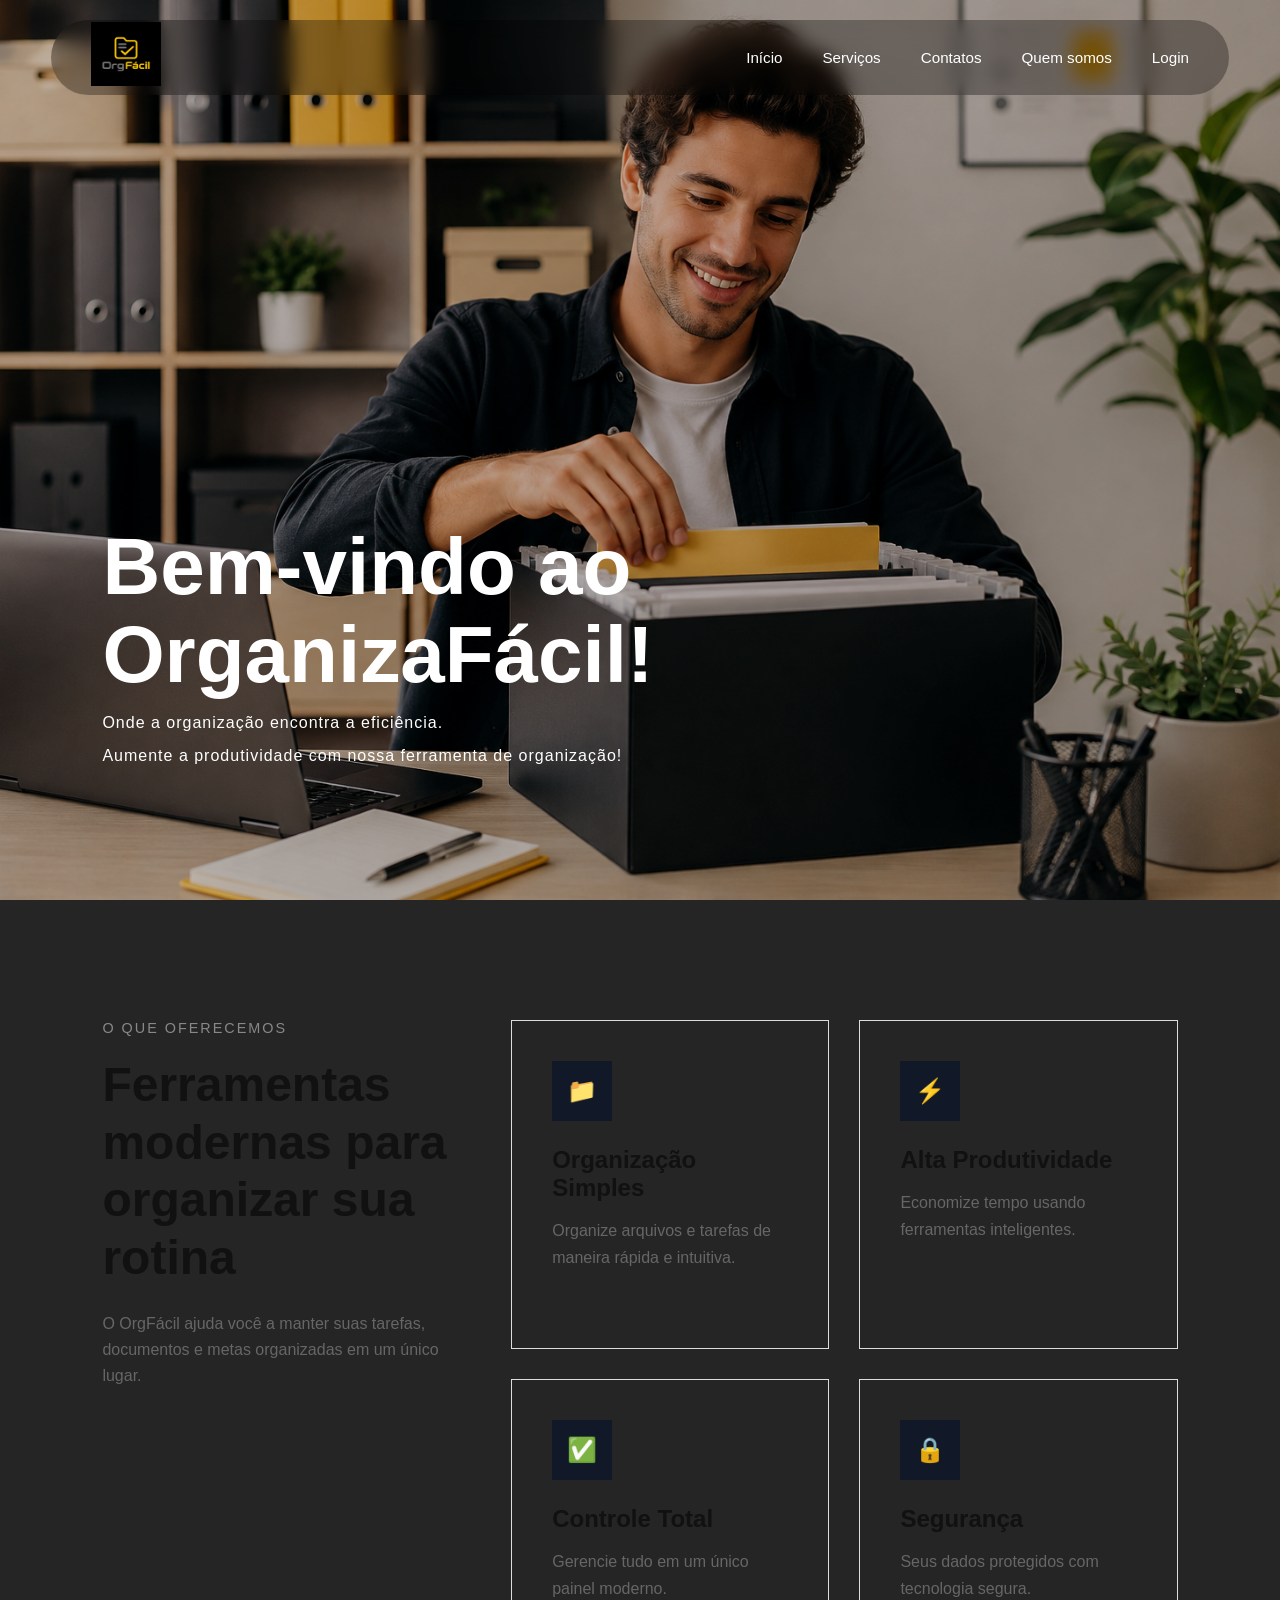
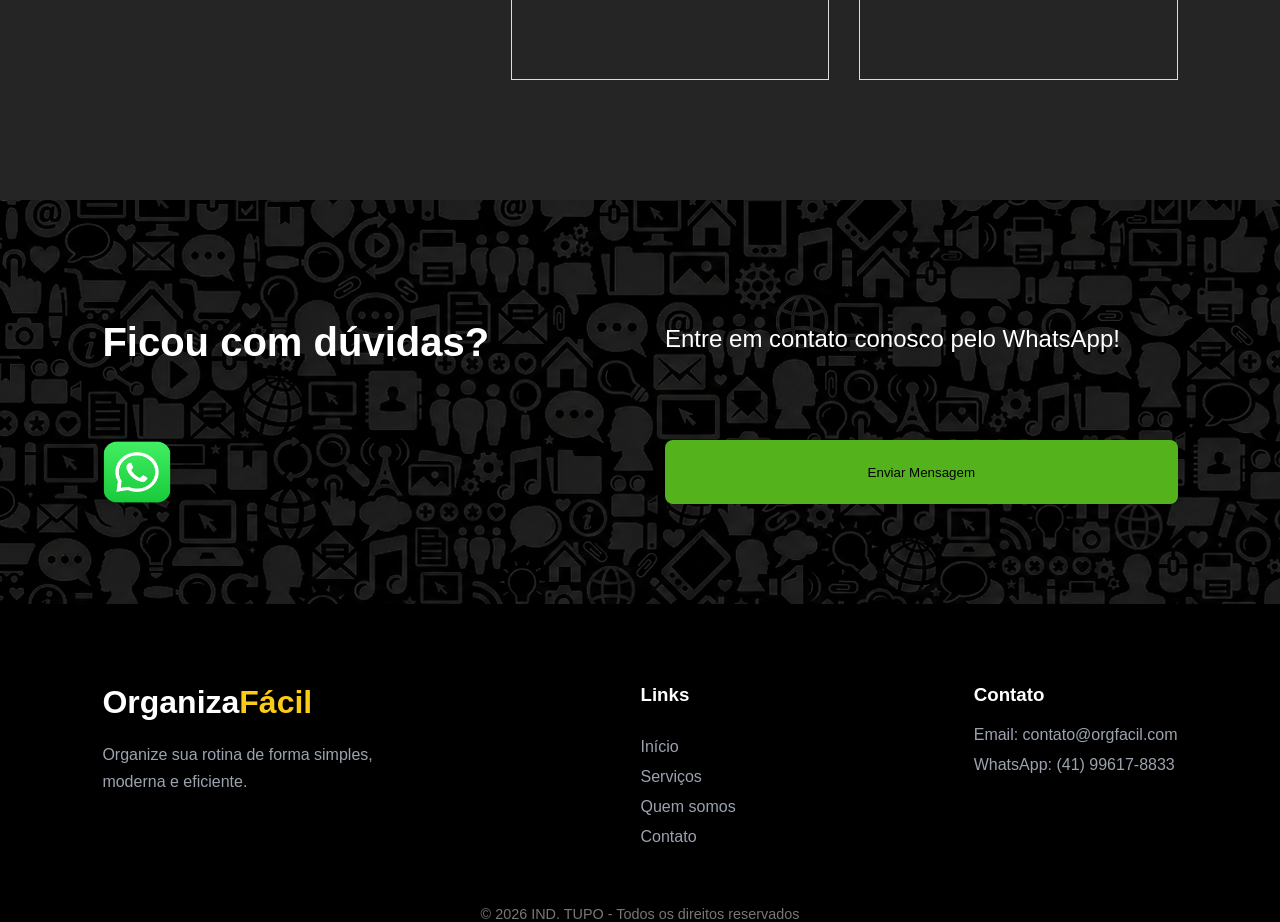
<file: index.html>
<!DOCTYPE html>
<html lang="pt-BR">
    <head>
        <meta charset="UTF-8">
        <meta name="viewport" content="width=device-width, initial-scale=1.0">
        
        <link rel="stylesheet" href="style.css">

        <title>OrganizaFácil</title>
        <link rel="shortcut icon" href="OrgFacilFAVICON.png" type="image/x-icon">

    </head>

    <body>

     <header>

        <nav class="navbar">
            <div class="logo">
                <img src="OrgFacilLOGO.png" width="70" height="64" alt="Logo OrganizaFácil">
            </div>

            <ul class="nav-links">
                <li><a href="index.html">Início</a></li>
                <li><a href="#features">Serviços</a></li>
                <li><a href="#contact">Contatos</a></li>
                <li><a href="about.html">Quem somos</a></li>
                <li><a href="login.html" class="btn-login">Login</a></li>
            </ul>

        </nav>

     </header>

     <main>

        <section class="hero">

            <img src="IMGilustrativa.png" alt="Pessoa Organizando" class="hero-image">

            <div class="hero-text">
                <h1>Bem-vindo ao OrganizaFácil!</h1>
                <p>Onde a organização encontra a eficiência.</p>

                <p>Aumente a produtividade com nossa ferramenta de organização!</p>

            </div>

        </section>

        <section class="features" id="features">

            <div class="features-text">

                <p class="mini-title">
                O QUE OFERECEMOS
                </p>

                <h2>
                Ferramentas modernas para
                organizar sua rotina
                </h2>

                <p class="description">

                    O OrgFácil ajuda você a manter
                    suas tarefas, documentos e metas
                    organizadas em um único lugar.

                </p>

            </div>

            <div class="features-grid">

                <div class="feature-card">

                <div class="icon">
                📁
                </div>

                <h3>
                Organização Simples
                </h3>

                <p>
                Organize arquivos e tarefas
                de maneira rápida e intuitiva.
                </p>

                </div>

                <div class="feature-card">

                <div class="icon">
                ⚡
                </div>

                <h3>
                Alta Produtividade
                </h3>

                <p>
                Economize tempo usando
                ferramentas inteligentes.
                </p>

                </div>

                <div class="feature-card">

                <div class="icon">
                ✅
                </div>

                <h3>
                Controle Total
                </h3>

                <p>
                Gerencie tudo em um
                único painel moderno.
                </p>

                </div>

                <div class="feature-card">

                <div class="icon">
                🔒
                </div>

                    <h3>
                    Segurança
                    </h3>

                    <p>
                    Seus dados protegidos
                    com tecnologia segura.
                    </p>

                </div>

            </div>

        </section>

        <section class="whatsapp-api" id="contact">
            
            <h3>
                Ficou com dúvidas?
            </h3>

            <p>
                Entre em contato conosco pelo WhatsApp!
            </p>

            <img src="whatsapp-icon.webp" alt="Ícone do WhatsApp" width="70" height="64"> 

            <button class="send-message" onclick="enviarMensagem()">
                Enviar Mensagem
            </button>

        </section>

     </main>

     <footer>
        
            <div class="footer-container">

            <div class="footer-logo">

                <h2>
                    Organiza<span>Fácil</span>
                </h2>

                <p>
                Organize sua rotina de forma
                simples, moderna e eficiente.
                </p>

            </div>
        
            <div class="footer-links">

                <h3>Links</h3>

                <a href="index.html">Início</a>
                <a href="#features">Serviços</a>
                <a href="about.html">Quem somos</a>
                <a href="#contact">Contato</a>

            </div>

        
            <div class="footer-contact">

                <h3>Contato</h3>

                <p>Email: contato@orgfacil.com</p>

                <p>WhatsApp: (41) 99617-8833</p>

            </div>

        </div>
    
        <div class="footer-bottom">

            <p>
            © 2026 IND. TUPO - Todos os direitos reservados
            </p>

        </div>

     </footer>
        
     <script src="script.js"></script>

    </body>
    
</html>
</file>
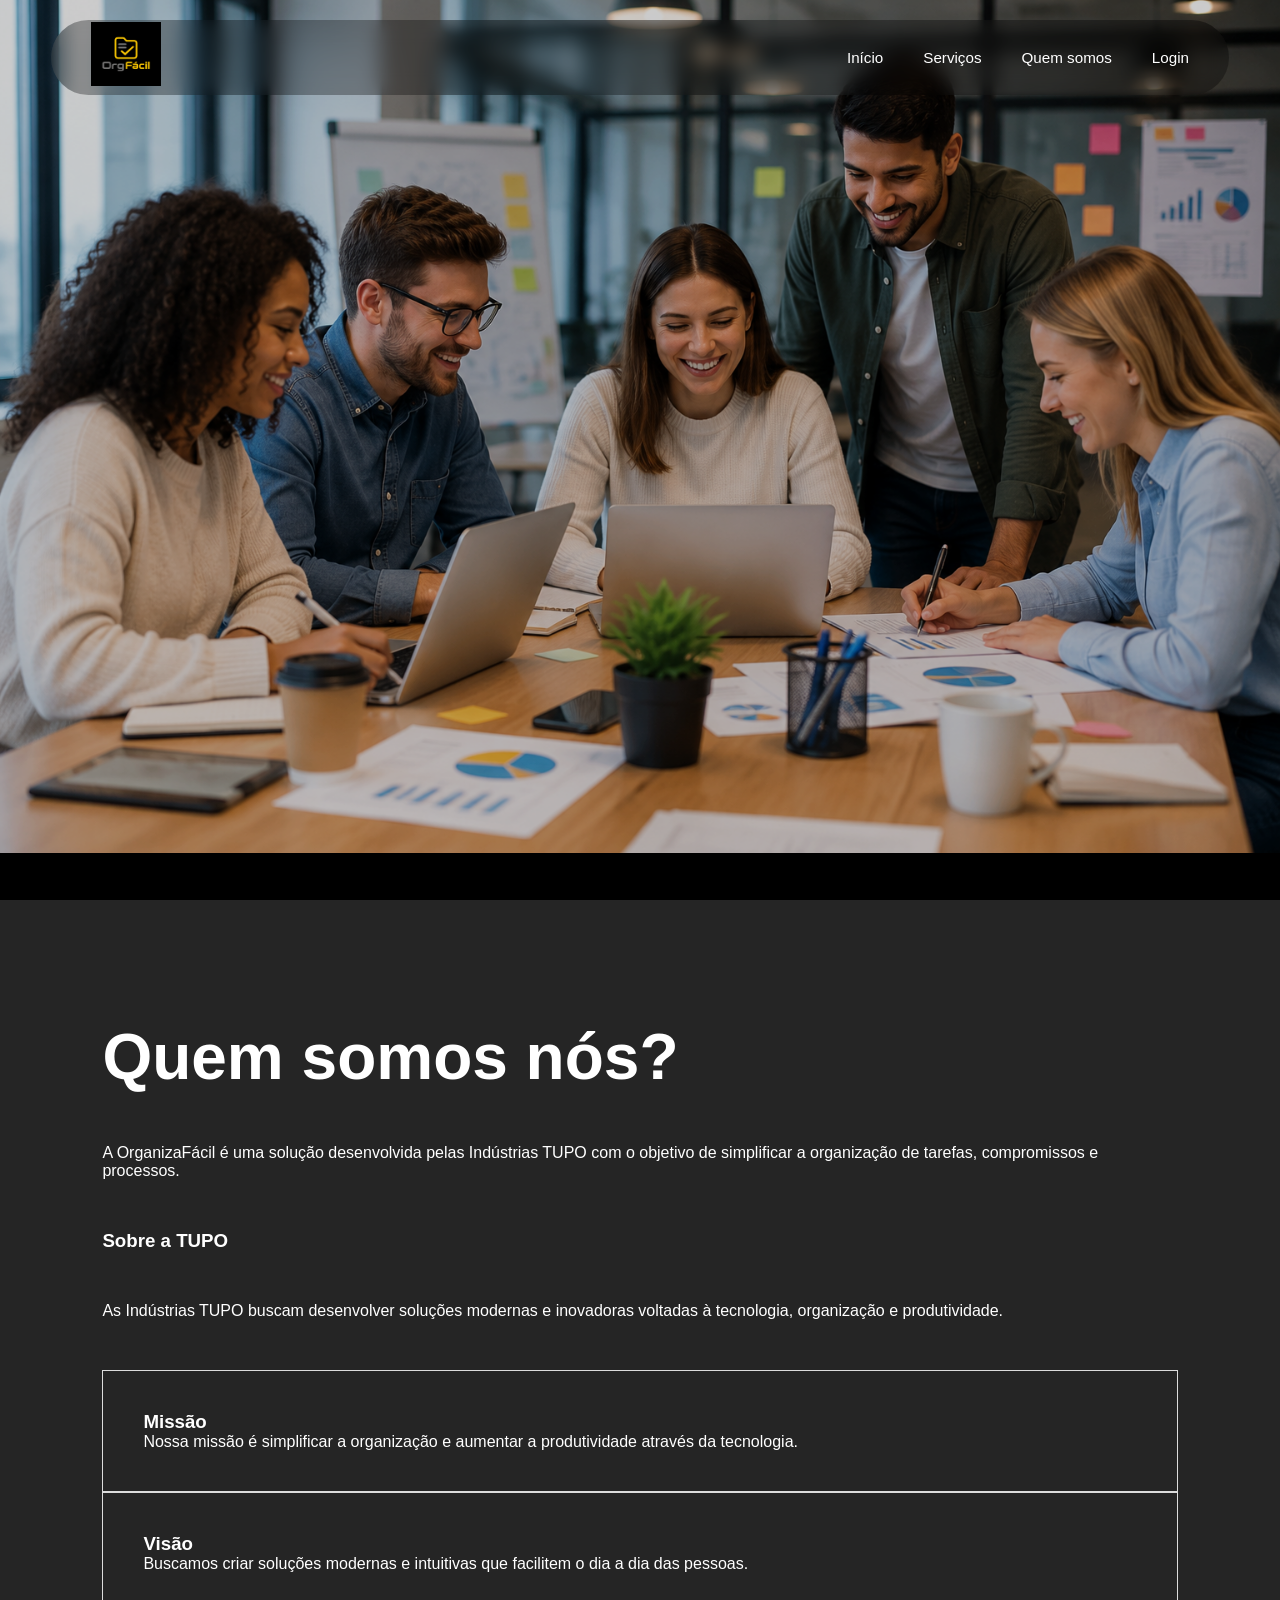
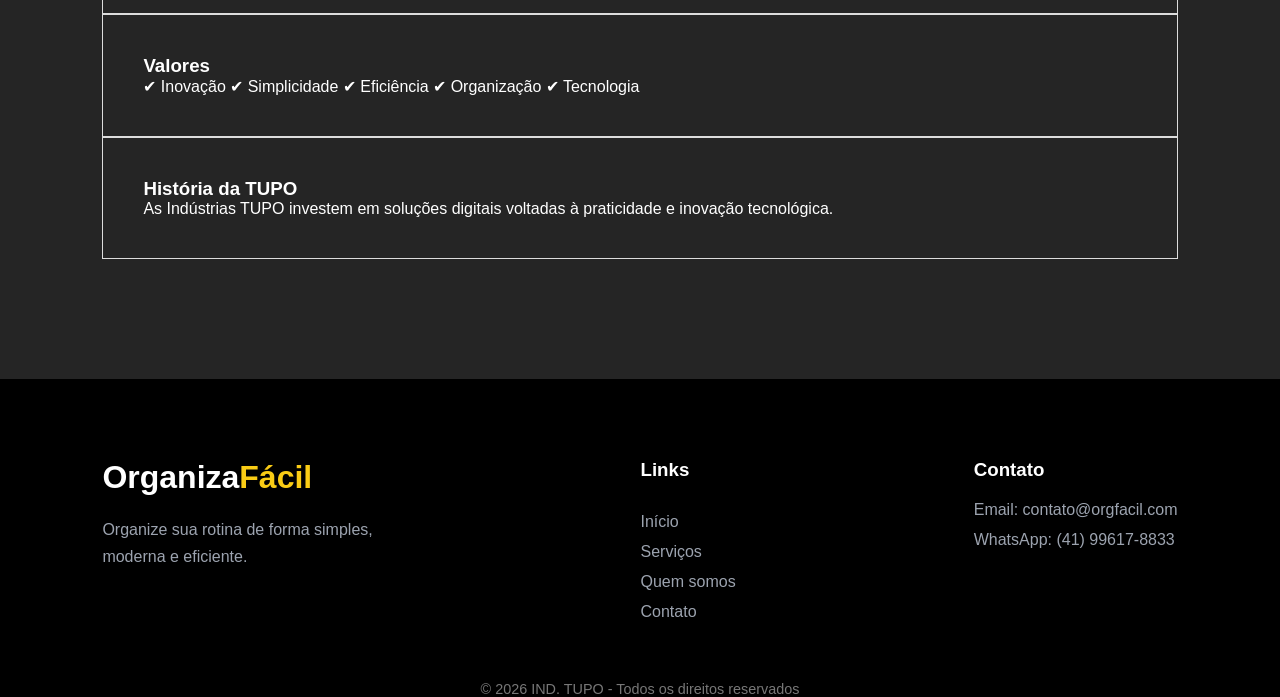
<file: about.html>
<!DOCTYPE html>
<html lang="pt-BR">

<head>
    <meta charset="UTF-8">

    <meta name="viewport" content="width=device-width, initial-scale=1.0">

    <link rel="stylesheet" href="style.css">

    <link rel="shortcut icon" href="LogoTUPO.jpeg" type="image/x-icon">

    <title>Quem somos nós - TUPO</title>

</head>

<body>
    
    <header>

        <nav class="navbar">

            <div class="logo"><img src="OrgFacilLOGO.png" width="70" height="64" alt="Logo OrganizaFácil"></div>

            <ul class="nav-links">
                <li><a href="index.html">Início</a></li>
                <li><a href="index.html#features">Serviços</a></li>
                <li><a href="about.html">Quem somos</a></li>
                <li><a href="login.html">Login</a></li>
            </ul>

        </nav>

    </header>

    <main>

        <section class="hero">
            <div class="image"><img src="WorkTeam.png" alt="Equipe trabalhando"></div>
        </section>

        <section class="about">
            
            <h1>Quem somos nós?</h1>
            <p>A OrganizaFácil é uma solução desenvolvida pelas
                Indústrias TUPO com o objetivo de simplificar
                a organização de tarefas, compromissos e processos.</p>
                
            <h3>Sobre a TUPO</h3>
            <p>As Indústrias TUPO buscam desenvolver soluções
                modernas e inovadoras voltadas à tecnologia,
                organização e produtividade.</p>

            <div class="about-grid">

                <div class="about-card">
                    <h3>Missão</h3>
                    <p>Nossa missão é simplificar a organização
                    e aumentar a produtividade através da tecnologia.</p>
                </div>

                <div class="about-card">
                    <h3>Visão</h3>
                    <p>Buscamos criar soluções modernas e intuitivas
                    que facilitem o dia a dia das pessoas.</p>
                </div>

                <div class="about-card">
                    <h3>Valores</h3>
                    <p>✔ Inovação
                    ✔ Simplicidade
                    ✔ Eficiência
                    ✔ Organização
                    ✔ Tecnologia</p>
                </div>

                <div class="about-card">
                    <h3>História da TUPO</h3>
                    <p>As Indústrias TUPO investem em soluções digitais
                    voltadas à praticidade e inovação tecnológica.</p>
                </div>
                
            </div>

        </section>

    </main>

    <footer>
        <div class="footer-container">

            <div class="footer-logo">

                <h2>
                    Organiza<span>Fácil</span>
                </h2>

                <p>
                Organize sua rotina de forma
                simples, moderna e eficiente.
                </p>

            </div>
        
            <div class="footer-links">

                <h3>Links</h3>

                <a href="index.html">Início</a>
                <a href="index.html#features">Serviços</a>
                <a href="about.html">Quem somos</a>
                <a href="index.html#contact">Contato</a>

            </div>

        
            <div class="footer-contact">

                <h3>Contato</h3>

                <p>Email: contato@orgfacil.com</p>

                <p>WhatsApp: (41) 99617-8833</p>

            </div>

        </div>
    
        <div class="footer-bottom">

            <p>
            © 2026 IND. TUPO - Todos os direitos reservados
            </p>

        </div>

    </footer>

    <script src="script.js"></script>

</body>

</html>
</file>
<file: style.css>
html {
    scroll-behavior: smooth;
}

*{
    margin: 0;
    padding: 0;
    box-sizing: border-box;
}

body{
    font-family: 'Poppins', sans-serif;
    background-color: black;
}

header{
    width: 100%;
    position: absolute;
    top: 0;
    left: 0;
    display: flex;
    justify-content: center;
    padding: 20px;
    z-index: 1000;
}

section {
    scroll-margin-top: 100px;
}

h1 {
    font-size: clamp(2rem, 5vw, 5rem);
}

.navbar{
    width: 95%;

    height: 75px;

    background: rgba(0,0,0,0.3);

    backdrop-filter: blur(10px);

    border-radius: 50px;

    padding: 0 40px;

    display: flex;

    justify-content: space-between;

    align-items: center;
}

.logo{
    color: white;
    font-size: 1.7rem;
    font-weight: 500;
    right: initial;
}

.nav-links{
    justify-content: center;
    display: flex;
    align-items: center;
    list-style: none;
    gap: 40px;
}

.nav-links a{
    color: white;
    text-decoration: none;
    font-size: 0.95rem;
    transition: 0.3s;
}

.nav-links a:hover{
    opacity: 0.7;
}

.hero {
    position: relative;
    width: 100%;
    height: 100vh;
    overflow: hidden;
}

.hero-image{
    width: 100%;
    height: 100%;
    object-fit: cover;
    filter: brightness(80%);
}

.hero-text{
    position: absolute;
    bottom: 120px;
    left: 8%;
    color: white;
    max-width: 600px;
}

.hero-text p{
    letter-spacing: 1px;
     margin-bottom: 15px;
}

.hero-text h1{
    font-size: clamp(2.5rem, 8vw, 5rem);
    margin-bottom: 15px;
    line-height: 1.1;

}

.features{
    background-color: #252525;
    width: 100%;
    min-height: 100vh;
    display: flex;
    padding: 120px 8%;
    gap: 50px;
    padding-bottom: 120px;
}

.features-text{
    width: 35%;
}

.mini-title{
    color: #888;
    letter-spacing: 2px;
    font-size: 0.9rem;
    margin-bottom: 20px;
}

.features-text h2{
    color: #111;
    font-size: 3rem;
    line-height: 1.2;
    margin-bottom: 25px;
}

.description{
    color: #666;
    line-height: 1.6;
}

.features-grid{
    width: 65%;
    display: grid;
    grid-template-columns: repeat(2, 1fr);
    gap: 30px;
}

.feature-card{
    background-color: #252525;
    border: 1px solid #ddd;
    padding: 40px;
    transition: 0.3s;
}

.feature-card:hover{
    box-shadow: 0 15px 30px rgba(0,0,0,0.8);
    transform: translateY(-8px);
}

.icon{

    width: 60px;
    height: 60px;

    background-color: #111827;

    color: white;

    display: flex;

    justify-content: center;
    align-items: center;

    font-size: 1.5rem;

    margin-bottom: 25px;
}

.feature-card h3{

    font-size: 1.5rem;

    margin-bottom: 15px;

    color: #111;
}

.feature-card p{

    color: #666;

    line-height: 1.7;
}

.whatsapp-api{
    background-image: url(BackGndZAP.png);
    background-color: #000000;
    padding: 120px 8%;
    padding-bottom: 100px;
    margin-bottom: 80px;
    gap: 50px;
    color: white;
    display: grid;
    grid-template-columns: repeat(2, 1fr);
    max-width: 100%;
    height: auto;
}

.whatsapp-api h3{
    font-size: 2.5rem;
    margin-bottom: 25px;
}

.whatsapp-api p{
    color: #ffffff;
    line-height: 1.6;
    margin-bottom: 30px;
    font-size: 1.5rem;
}

.send-message{
    background-color: rgb(84, 179, 29);
    color: black;
    border: none;
    border-radius: 8px;
    cursor: pointer;
}

.footer {
    width: 100%;
    background-color: #0a0a0a;
    border-top: 1px solid #222;
}

.footer-container {
    display: flex;
    justify-content: space-between;
    gap: 50px;
    padding: 0 8% 60px;
}

.footer-logo h2 {
    color: white;
    font-size: 2rem;
    margin-bottom: 20px;
}

.footer-logo span {
    color: #facc15;
}

.footer-logo p {
    color: #9ca3af;
    max-width: 300px;
    line-height: 1.7;
}

.footer-links h3, 
.footer-contact h3 {
    color: white;
    margin-bottom: 20px;
}

.footer-links {
    display: flex;
    flex-direction: column;
    gap: 12px;
}

.footer-links a {
    color: #9ca3af;
    text-decoration: none;
    transition: 0.3s;
}

.footer-links a:hover {
    color: #facc15;
}

.footer-contact p {
    color: #9ca3af;
    margin-bottom: 12px;
}

.footer-bottom {
    color: #777;
    font-size: 0.9rem;
    text-align: center;
}

.about{
    padding-bottom: 120px;
    padding: 120px 8%;
}

.hero img{
    filter: brightness(80%);
    width: 100%;
    height: 100%;
    object-fit: cover;
}

.about {
    background-color: #252525;
    display: grid;
    gap: 50px;
    margin-bottom: 80px;
}

.about-card {
    background-color: #252525;
    border: 1px solid #ddd;
    padding: 40px;
    transition: 0.3s;
}

.about h1,
.about h3,
.about p{
    color: white;
}

@media (max-width: 768px){

    header{
        padding: 15px;
    }

    .navbar{
        flex-direction: column;
        height: auto;
        padding: 20px;
        gap: 20px;
    }

    .nav-links{
        flex-direction: column;
        gap: 15px;
    }

    .hero-text{
        left: 5%;
        bottom: 80px;
        max-width: 90%;
    }

    .hero-text h1{
        font-size: clamp(2.5rem, 8vw, 4rem);
    }

    .features{
        flex-direction: column;
        padding: 80px 5%;
    }

    .features-text{
        width: 100%;
    }

    .features-grid{
        width: 100%;
        grid-template-columns: 1fr;
    }

    .whatsapp-api{
        grid-template-columns: 1fr;
        text-align: center;
        padding: 80px 5%;
    }

    .footer-container{
        flex-direction: column;
        text-align: center;
        align-items: center;
    }

}
</file>
